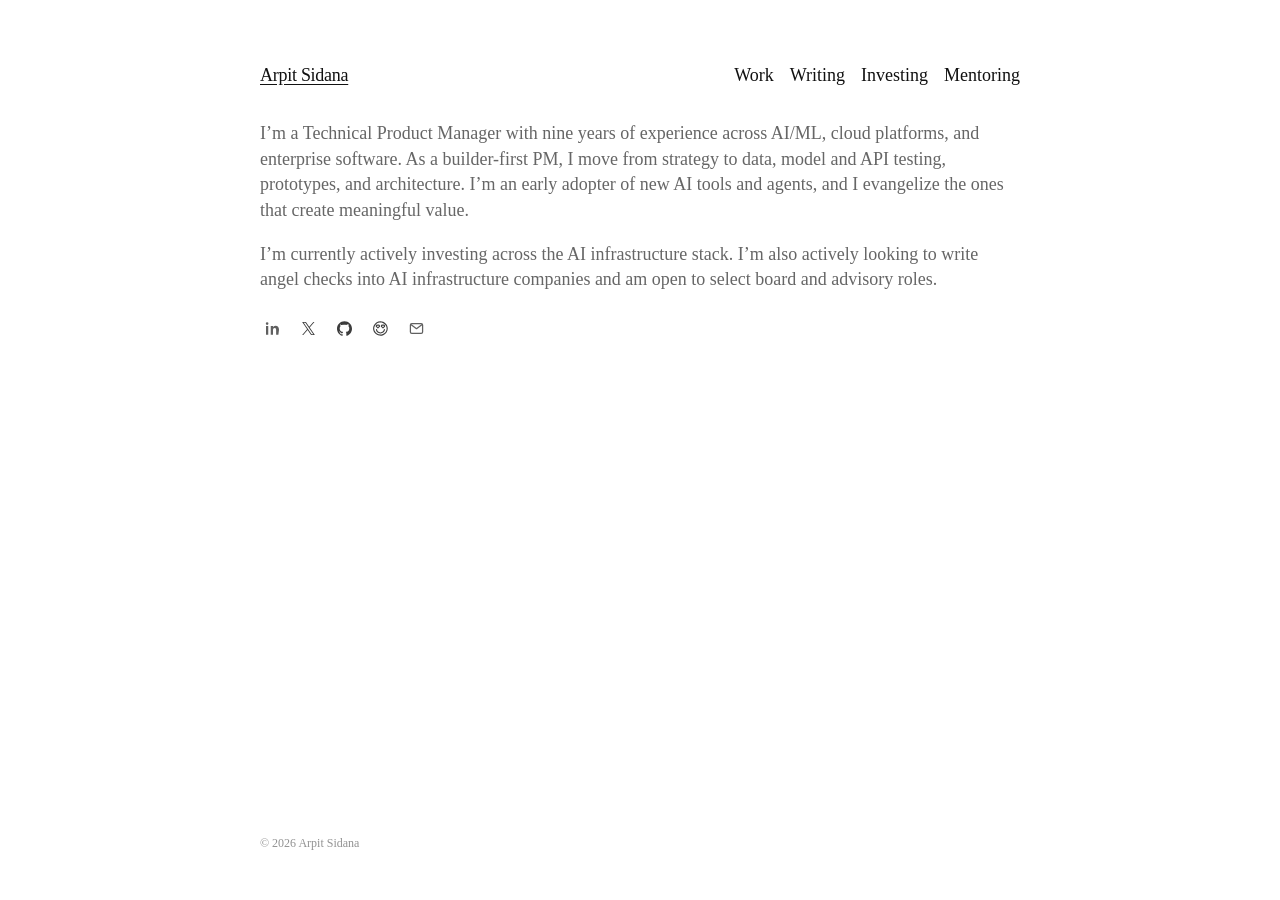
<file: index.html>
<!doctype html>
<html lang="en">
<head>
  <meta charset="utf-8">
  <meta name="viewport" content="width=device-width, initial-scale=1">
  <meta name="description" content="Arpit Sidana — technical product manager, builder, and AI infrastructure investor.">
  <title>Arpit Sidana</title>
  <link rel="icon" href="favicon.ico" sizes="any">
  <link rel="icon" type="image/png" sizes="32x32" href="assets/icons/favicon-32.png">
  <link rel="icon" type="image/png" sizes="192x192" href="assets/icons/favicon-192.png">
  <link rel="apple-touch-icon" sizes="180x180" href="assets/icons/apple-touch-icon.png">
  <link rel="stylesheet" href="styles-5bd024ec148e.css">
  <script src="site-config.js" defer></script>
</head>
<body>
  <main class="site-shell home">
    <header class="site-header">
      <a class="site-brand is-active" href="index.html" aria-current="page">Arpit Sidana</a>
      <nav class="site-nav" aria-label="Website sections">
        <a href="work.html">Work</a>
        <a href="writes.html">Writing</a>
        <a href="investing.html">Investing</a>
        <a href="mentoring.html">Mentoring</a>
        <a data-feature="bookshelf" hidden href="reads.html">Bookshelf</a>
      </nav>
    </header>
    <section class="home-intro" aria-label="About Arpit Sidana">
      <div class="bio">
        <!-- resume:bio:start -->
        <p>I’m a Technical Product Manager with nine years of experience across AI/ML, cloud platforms, and enterprise software. As a builder-first PM, I move from strategy to data, model and API testing, prototypes, and architecture. I’m an early adopter of new AI tools and agents, and I evangelize the ones that create meaningful value.</p>
        <!-- resume:bio:end -->
        <p>I’m currently actively investing across the AI infrastructure stack. I’m also actively looking to write angel checks into AI infrastructure companies and am open to select board and advisory roles.</p>
        <div class="home-social-links" id="social-links" aria-label="Contact and social profiles">
          <a class="social-icon-link" href="https://www.linkedin.com/in/arpitsidana/" target="_blank" rel="me noopener noreferrer" aria-label="LinkedIn" title="LinkedIn"><img src="assets/icons/social/linkedin.svg" alt=""></a>
          <a class="social-icon-link" href="https://twitter.com/arpit_sidana" target="_blank" rel="me noopener noreferrer" aria-label="X" title="X"><img src="assets/icons/social/x.svg" alt=""></a>
          <a class="social-icon-link" href="https://github.com/arpit-sidana" target="_blank" rel="me noopener noreferrer" aria-label="GitHub" title="GitHub"><img src="assets/icons/social/github.svg" alt=""></a>
          <a class="social-icon-link" href="https://adplist.org/mentors/arpit-sidana?session=product-resume-and-portfolio-review-ced8-mvbpcx5g" target="_blank" rel="me noopener noreferrer" aria-label="ADPList mentoring" title="ADPList mentoring"><img src="assets/icons/social/adplist.svg" alt=""></a>
          <a class="social-icon-link" href="mailto:arpit.sidana1994@gmail.com" aria-label="Email Arpit Sidana" title="Email"><img src="assets/icons/social/email.svg" alt=""></a>
          <a class="social-icon-link" data-feature="substack" hidden href="https://substack.com/@arpitsidana" target="_blank" rel="me noopener noreferrer" aria-label="Substack" title="Substack"><img src="assets/icons/social/substack.svg" alt=""></a>
        </div>
      </div>
    </section>
    <footer class="site-credit">
      <span>© 2026 Arpit Sidana</span>
    </footer>
  </main>
</body>
</html>
</file>
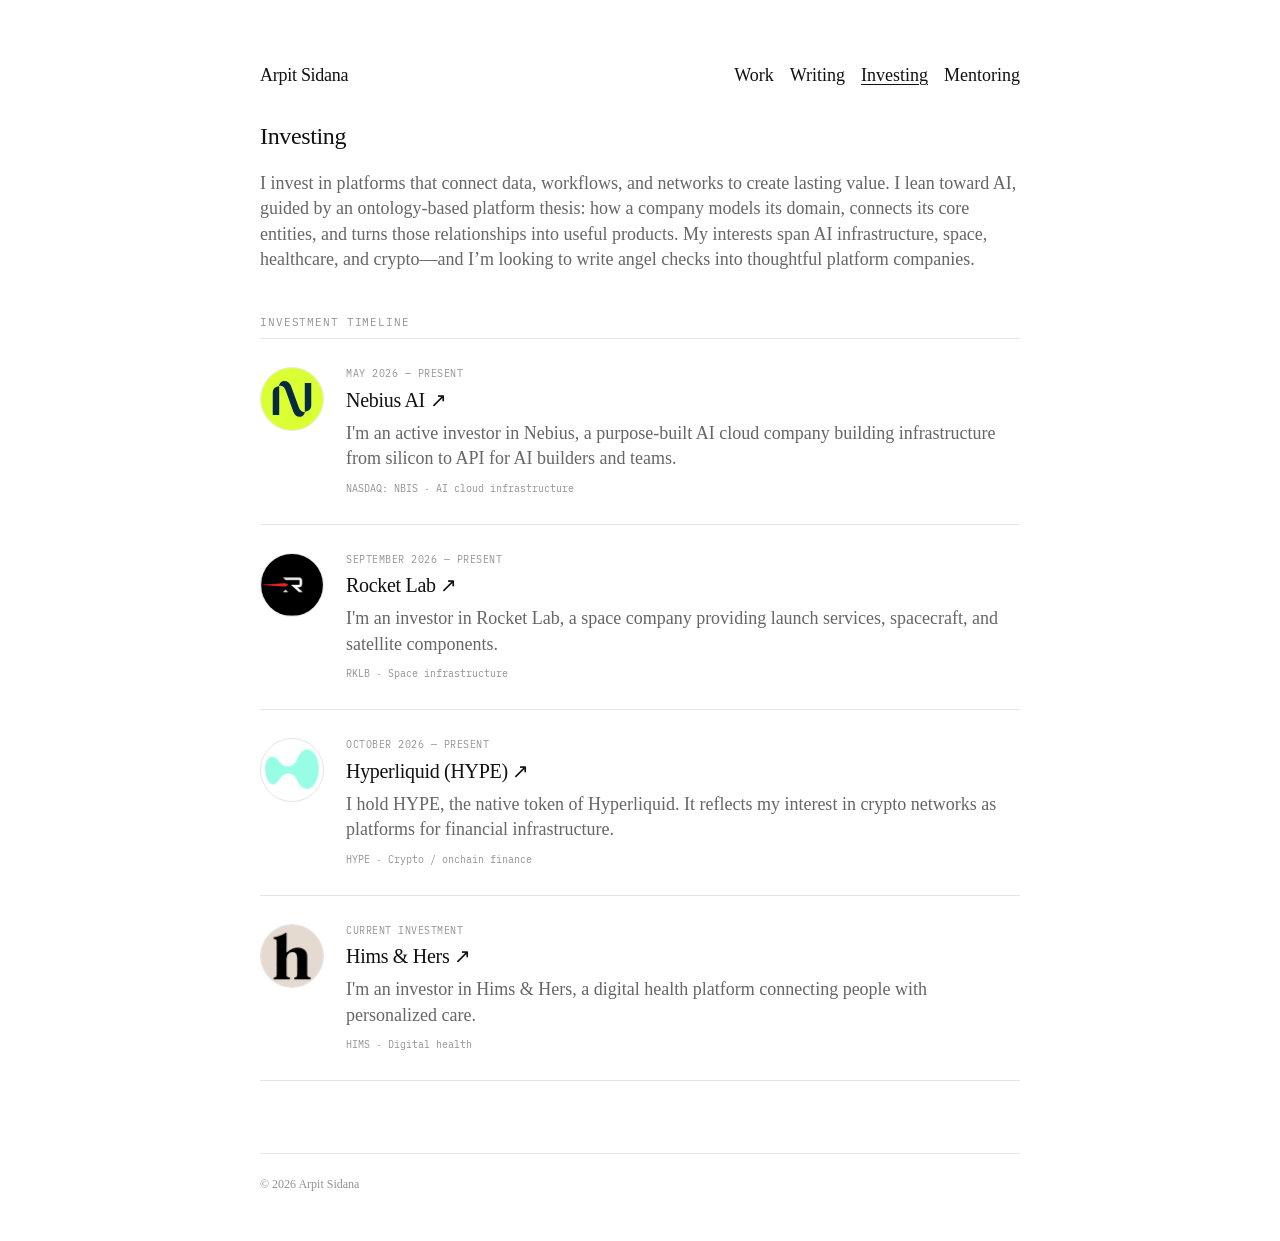
<file: investing.html>
<!doctype html>
<html lang="en">
<head>
  <meta charset="utf-8">
  <meta name="viewport" content="width=device-width, initial-scale=1">
  <meta name="description" content="Arpit Sidana's investments across AI, technology platforms, and crypto.">
  <title>Investing — Arpit Sidana</title>
  <link rel="icon" href="favicon.ico" sizes="any">
  <link rel="icon" type="image/png" sizes="32x32" href="assets/icons/favicon-32.png">
  <link rel="icon" type="image/png" sizes="192x192" href="assets/icons/favicon-192.png">
  <link rel="apple-touch-icon" sizes="180x180" href="assets/icons/apple-touch-icon.png">
  <link rel="stylesheet" href="styles-5bd024ec148e.css">
</head>
<body>
  <main class="site-shell investing-shell">
    <header class="site-header">
      <a class="site-brand" href="index.html">Arpit Sidana</a>
      <nav class="site-nav" aria-label="Website sections">
        <a href="work.html">Work</a>
        <a href="writes.html">Writing</a>
        <a class="is-active" href="investing.html" aria-current="page">Investing</a>
        <a href="mentoring.html">Mentoring</a>
      </nav>
    </header>
    <h1>Investing</h1>
    <p class="investing-intro">I invest in platforms that connect data, workflows, and networks to create lasting value. I lean toward AI, guided by an ontology-based platform thesis: how a company models its domain, connects its core entities, and turns those relationships into useful products. My interests span AI infrastructure, space, healthcare, and crypto—and I’m looking to write angel checks into thoughtful platform companies.</p>

    <p class="eyebrow">investment timeline</p>
    <section class="investment-timeline" aria-label="Investment timeline">
      <article class="investment-card">
        <div class="investment-mark investment-mark--nebius"><img src="assets/images/investments/nebius.svg" alt="Nebius logo"></div>
        <div class="investment-copy">
          <div class="investment-meta"><time datetime="2026-05">May 2026 — present</time></div>
          <h2><a href="https://nebius.com/" target="_blank" rel="noopener noreferrer">Nebius AI ↗</a></h2>
          <p>I'm an active investor in Nebius, a purpose-built AI cloud company building infrastructure from silicon to API for AI builders and teams.</p>
          <p class="investment-founders">NASDAQ: NBIS · AI cloud infrastructure</p>
        </div>
      </article>

      <article class="investment-card">
        <div class="investment-mark investment-mark--brand"><img src="assets/images/investments/rocket-lab.png" alt="Rocket Lab logo" width="128" height="128"></div>
        <div class="investment-copy">
          <div class="investment-meta"><time datetime="2026-09">September 2026 — present</time></div>
          <h2><a href="https://rocketlabcorp.com/" target="_blank" rel="noopener noreferrer">Rocket Lab ↗</a></h2>
          <p>I'm an investor in Rocket Lab, a space company providing launch services, spacecraft, and satellite components.</p>
          <p class="investment-founders">RKLB · Space infrastructure</p>
        </div>
      </article>

      <article class="investment-card">
        <div class="investment-mark investment-mark--brand"><img src="assets/images/investments/hyperliquid.png" alt="Hyperliquid logo" width="128" height="128"></div>
        <div class="investment-copy">
          <div class="investment-meta"><time datetime="2026-10">October 2026 — present</time></div>
          <h2><a href="https://hyperfoundation.org/" target="_blank" rel="noopener noreferrer">Hyperliquid (HYPE) ↗</a></h2>
          <p>I hold HYPE, the native token of Hyperliquid. It reflects my interest in crypto networks as platforms for financial infrastructure.</p>
          <p class="investment-founders">HYPE · Crypto / onchain finance</p>
        </div>
      </article>

      <article class="investment-card">
        <div class="investment-mark investment-mark--brand"><img src="assets/images/investments/hims.png" alt="Hims &amp; Hers logo" width="128" height="128"></div>
        <div class="investment-copy">
          <div class="investment-meta">Current investment</div>
          <h2><a href="https://www.hims.com/about/" target="_blank" rel="noopener noreferrer">Hims &amp; Hers ↗</a></h2>
          <p>I'm an investor in Hims &amp; Hers, a digital health platform connecting people with personalized care.</p>
          <p class="investment-founders">HIMS · Digital health</p>
        </div>
      </article>
    </section>

    <footer class="site-credit site-credit--subpage">
      <span>© 2026 Arpit Sidana</span>
    </footer>
  </main>
</body>
</html>
</file>
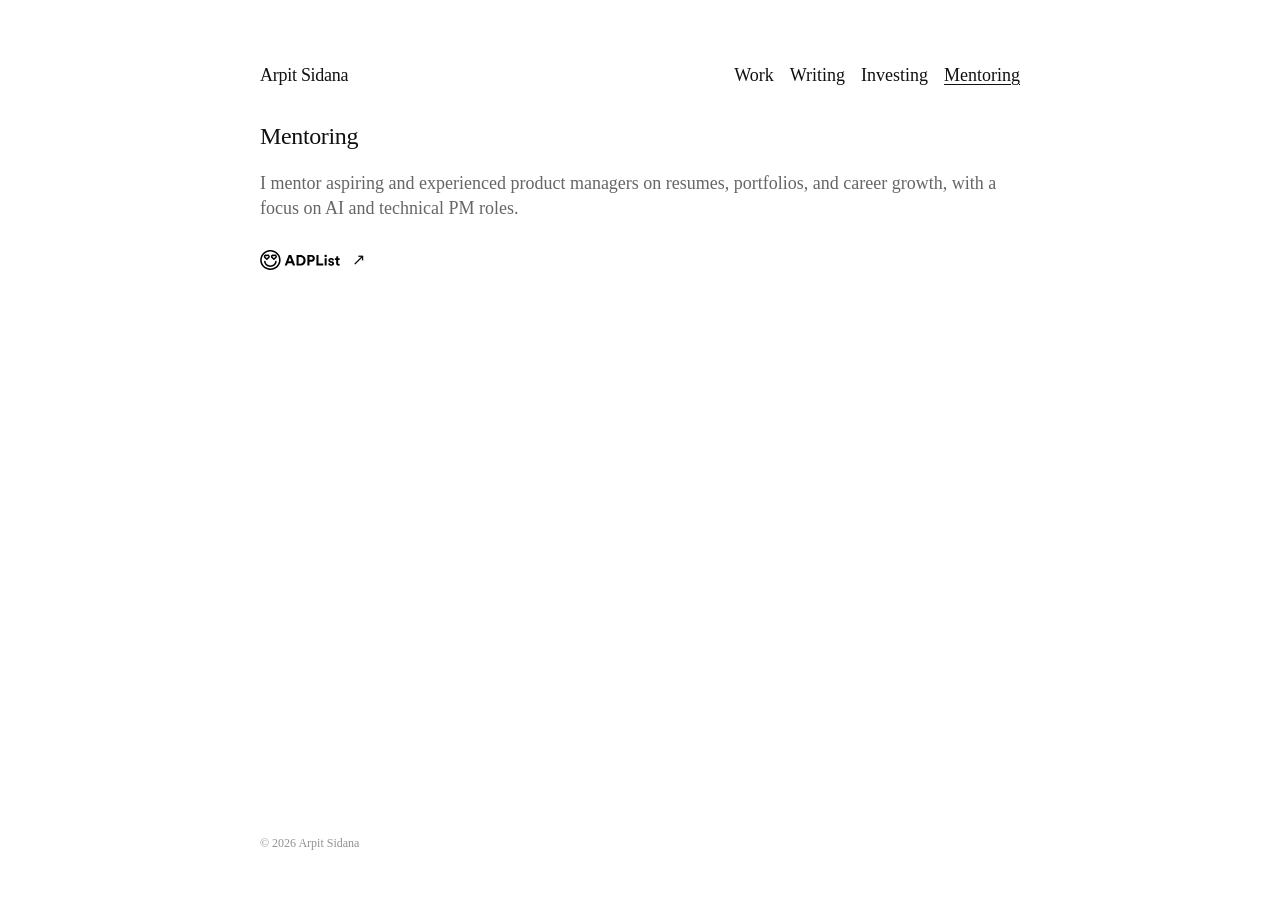
<file: mentoring.html>
<!doctype html>
<html lang="en">
<head>
  <meta charset="utf-8">
  <meta name="viewport" content="width=device-width, initial-scale=1">
  <meta name="description" content="Mentoring with Arpit Sidana for product management careers, especially AI and technical PM roles.">
  <title>Mentoring — Arpit Sidana</title>
  <link rel="icon" href="favicon.ico" sizes="any">
  <link rel="icon" type="image/png" sizes="32x32" href="assets/icons/favicon-32.png">
  <link rel="apple-touch-icon" sizes="180x180" href="assets/icons/apple-touch-icon.png">
  <link rel="stylesheet" href="styles-5bd024ec148e.css">
</head>
<body>
  <main class="site-shell home">
    <header class="site-header">
      <a class="site-brand" href="index.html">Arpit Sidana</a>
      <nav class="site-nav" aria-label="Website sections">
        <a href="work.html">Work</a>
        <a href="writes.html">Writing</a>
        <a href="investing.html">Investing</a>
        <a class="is-active" href="mentoring.html" aria-current="page">Mentoring</a>
      </nav>
    </header>
    <section class="mentoring-section" aria-labelledby="mentoring-heading">
      <h1 id="mentoring-heading">Mentoring</h1>
      <p>I mentor aspiring and experienced product managers on resumes, portfolios, and career growth, with a focus on AI and technical PM roles.</p>
      <a class="mentoring-link" href="https://adplist.org/mentors/arpit-sidana?session=product-resume-and-portfolio-review-ced8-mvbpcx5g" target="_blank" rel="noopener noreferrer" aria-label="Book a mentoring session with Arpit Sidana on ADPList">
        <img src="assets/icons/adplist-logo.svg" width="195" height="49" alt="ADPList">
        <span aria-hidden="true">↗</span>
      </a>
    </section>
    <footer class="site-credit">
      <span>© 2026 Arpit Sidana</span>
    </footer>
  </main>
</body>
</html>
</file>
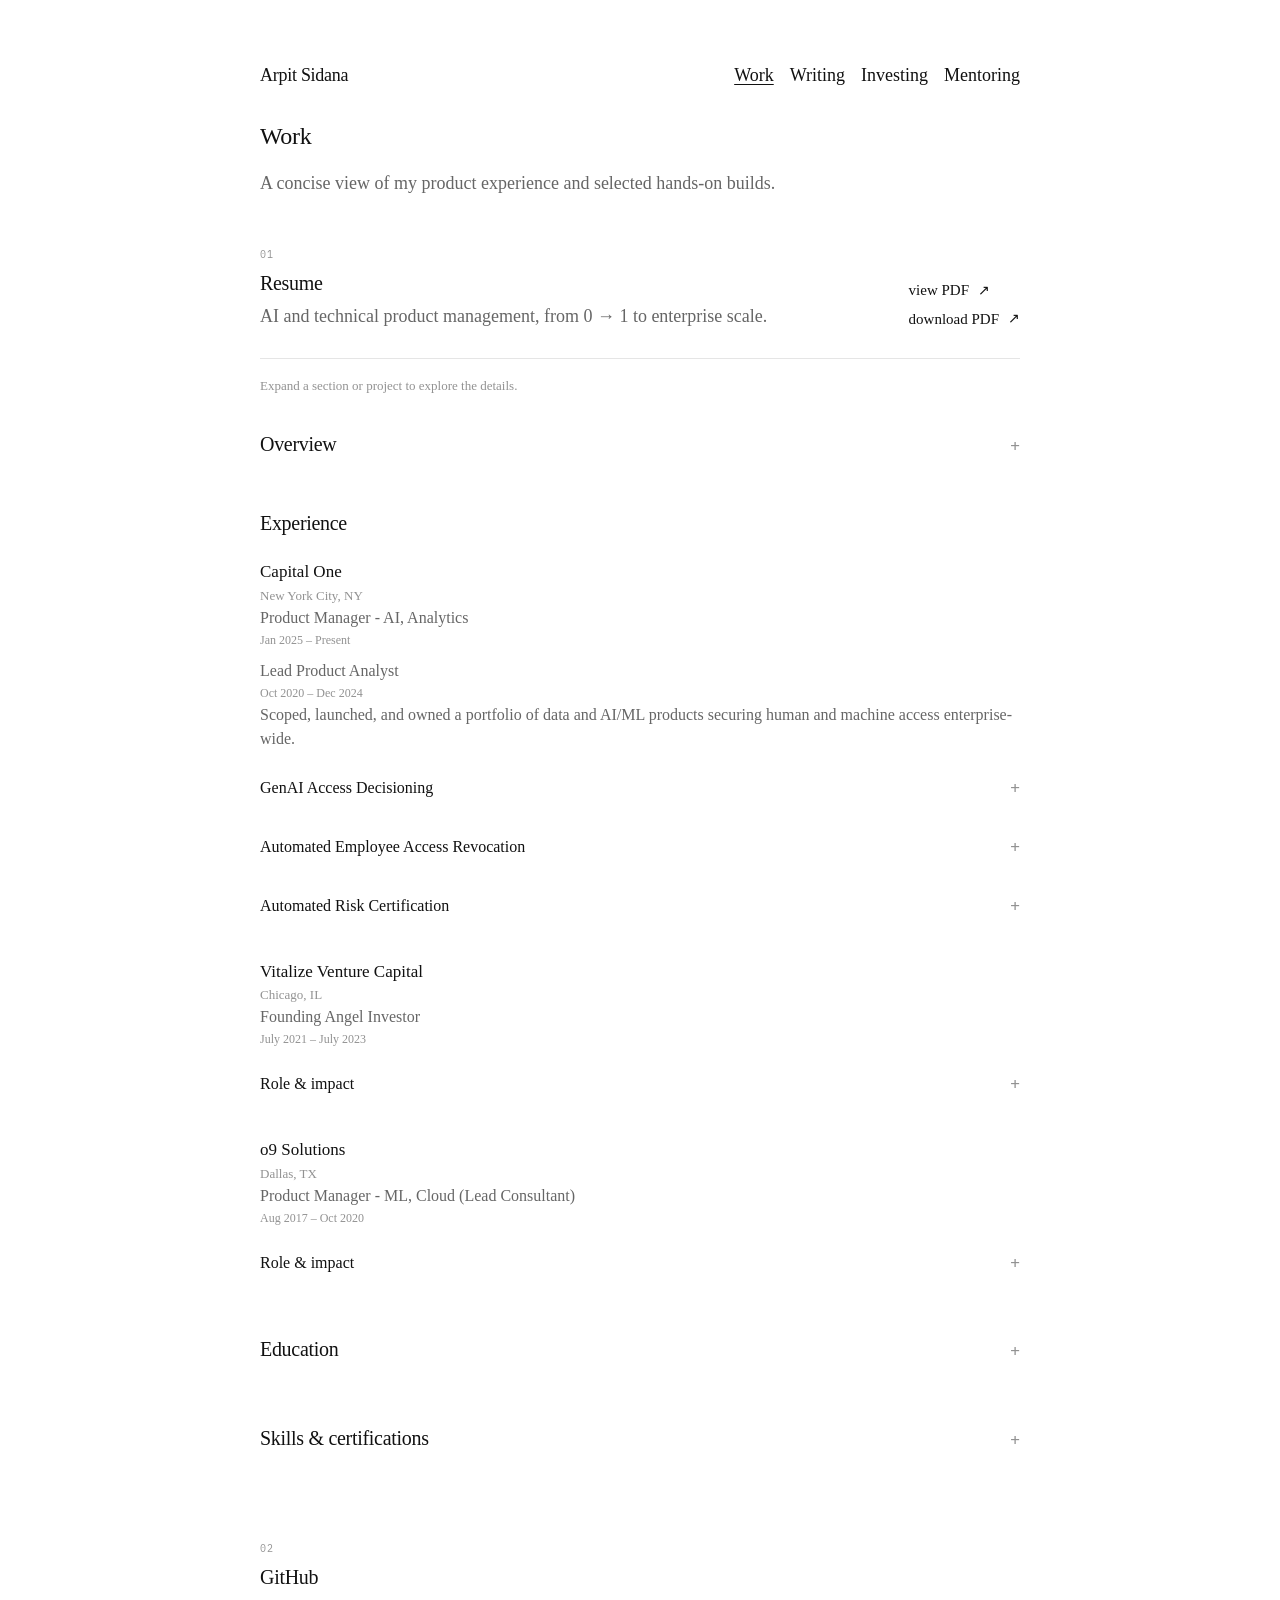
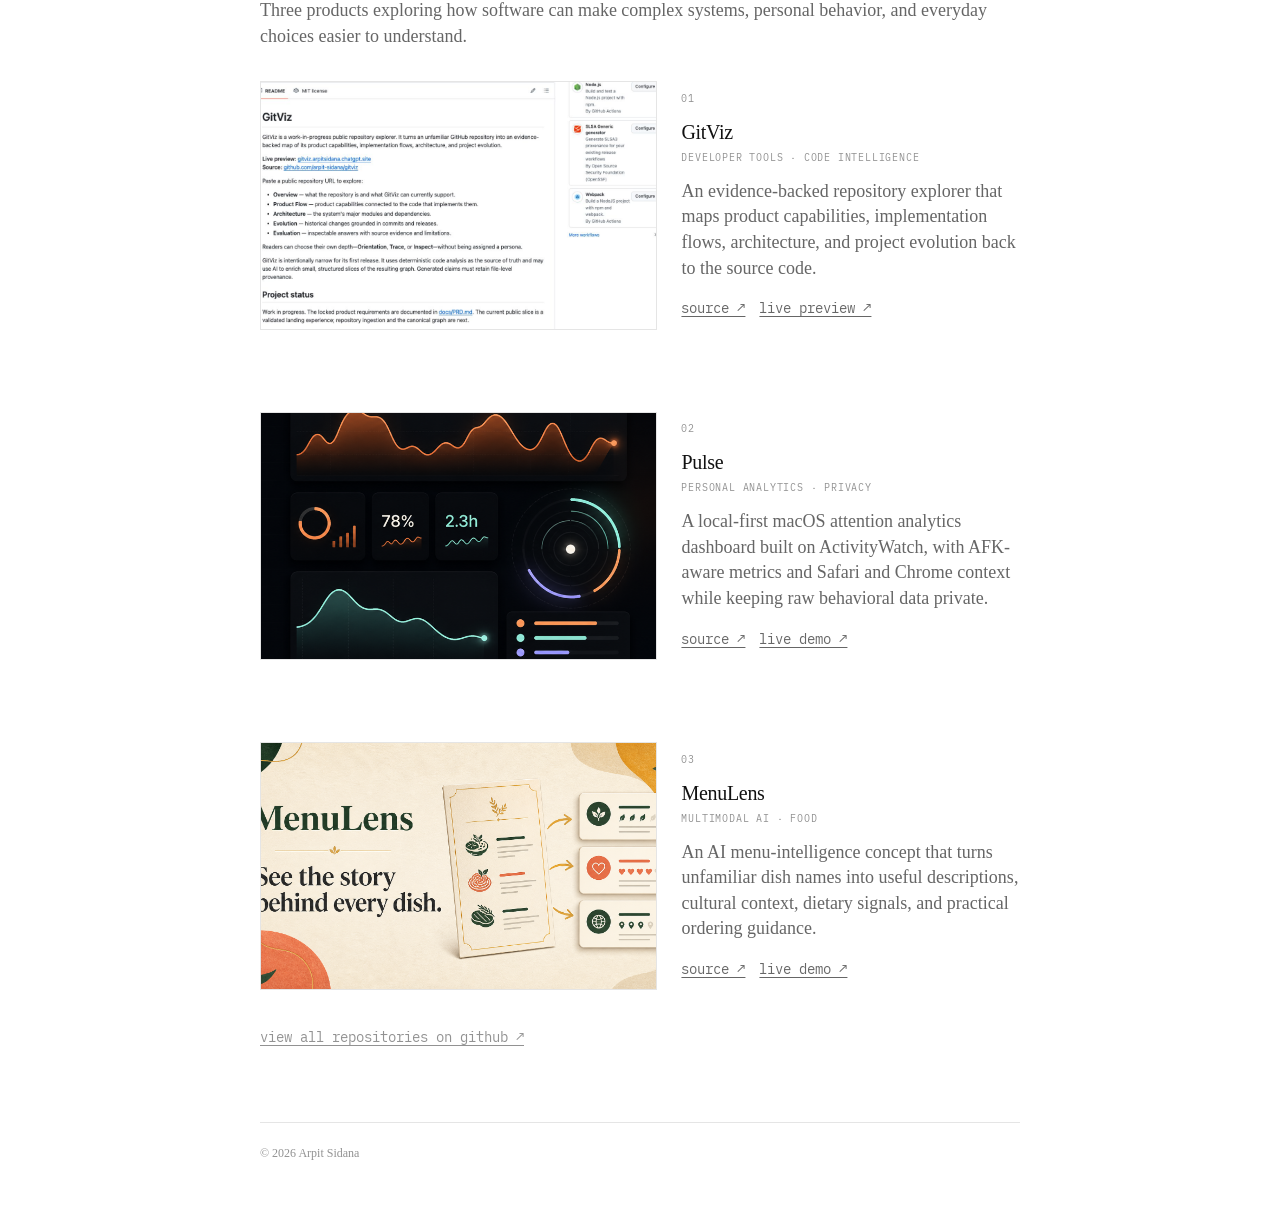
<file: projects.html>
<!doctype html>
<html lang="en">
<head>
  <meta charset="utf-8">
  <meta name="viewport" content="width=device-width, initial-scale=1">
  <meta http-equiv="refresh" content="0; url=work.html">
  <link rel="canonical" href="work.html">
  <title>Work — Arpit Sidana</title>
  <link rel="icon" href="favicon.ico" sizes="any">
  <link rel="icon" type="image/png" sizes="32x32" href="assets/icons/favicon-32.png">
  <link rel="apple-touch-icon" sizes="180x180" href="assets/icons/apple-touch-icon.png">
</head>
<body>
  <p><a href="work.html">Projects have moved to Work.</a></p>
</body>
</html>
</file>
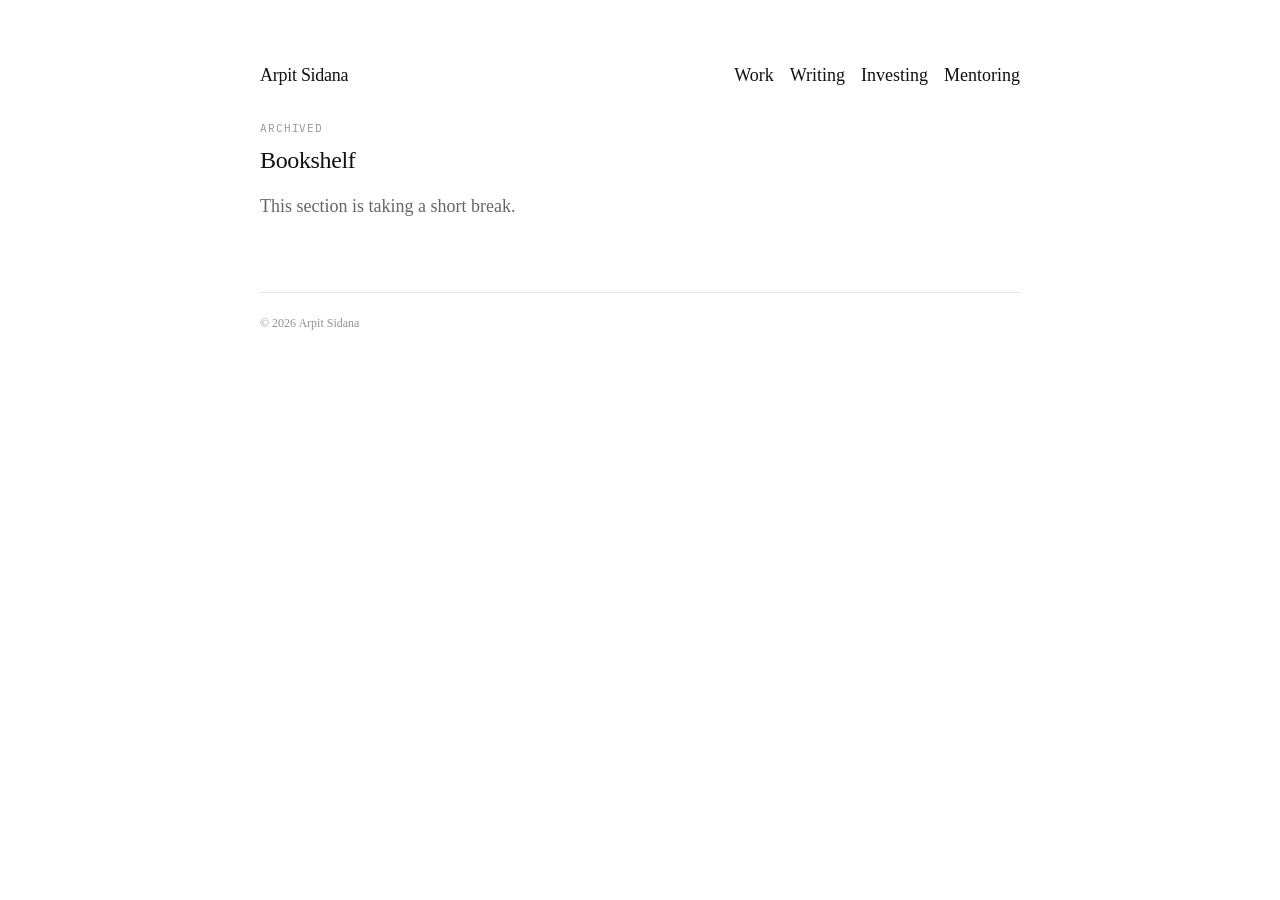
<file: reads.html>
<!doctype html>
<html lang="en">
<head>
  <meta charset="utf-8">
  <meta name="viewport" content="width=device-width, initial-scale=1">
  <meta name="description" content="Books Arpit Sidana has read and plans to read, organized by genre.">
  <meta name="robots" content="noindex, nofollow" data-feature-robots="bookshelf">
  <title>Bookshelf — Arpit Sidana</title>
  <link rel="icon" href="favicon.ico" sizes="any">
  <link rel="icon" type="image/png" sizes="32x32" href="assets/icons/favicon-32.png">
  <link rel="icon" type="image/png" sizes="192x192" href="assets/icons/favicon-192.png">
  <link rel="apple-touch-icon" sizes="180x180" href="assets/icons/apple-touch-icon.png">
  <link rel="stylesheet" href="styles-5bd024ec148e.css">
  <script src="site-config.js" defer></script>
</head>
<body>
  <main class="site-shell archived-shell" data-feature-disabled="bookshelf">
    <header class="site-header">
      <a class="site-brand" href="index.html">Arpit Sidana</a>
      <nav class="site-nav" aria-label="Website sections">
        <a href="work.html">Work</a>
        <a href="writes.html">Writing</a>
        <a href="investing.html">Investing</a>
        <a href="mentoring.html">Mentoring</a>
      </nav>
    </header>
    <p class="eyebrow">archived</p>
    <h1>Bookshelf</h1>
    <p class="bookshelf-intro">This section is taking a short break.</p>
    <footer class="site-credit site-credit--subpage">
      <span>© 2026 Arpit Sidana</span>
    </footer>
  </main>
  <main class="site-shell bookshelf-shell" data-feature="bookshelf" hidden>
    <header class="site-header">
      <a class="site-brand" href="index.html">Arpit Sidana</a>
      <nav class="site-nav" aria-label="Website sections">
        <a href="work.html">Work</a>
        <a href="writes.html">Writing</a>
        <a href="investing.html">Investing</a>
        <a href="mentoring.html">Mentoring</a>
        <a class="is-active" href="reads.html" aria-current="page">Bookshelf</a>
      </nav>
    </header>
    <p class="eyebrow">library</p>
    <h1>Bookshelf</h1>
    <p class="bookshelf-intro">Books that shaped how I think, plus the ones waiting on the shelf.</p>
    <div class="bookshelf-toolbar">
      <nav class="book-filters" id="book-filters" aria-label="Filter books by genre"></nav>
      <label class="book-search-wrap">
        <span class="sr-only">Search books</span>
        <input id="book-search" type="search" placeholder="search titles or authors" autocomplete="off">
      </label>
    </div>
    <p class="book-results" id="book-results" aria-live="polite"></p>
    <section class="bookshelf-grid" id="bookshelf-grid" aria-label="Books"></section>
    <p class="bookshelf-empty" id="bookshelf-empty" hidden>No books match that filter.</p>
    <footer class="site-credit site-credit--subpage">
      <span>© 2026 Arpit Sidana</span>
    </footer>
  </main>
  <script src="reads.js"></script>
</body>
</html>
</file>
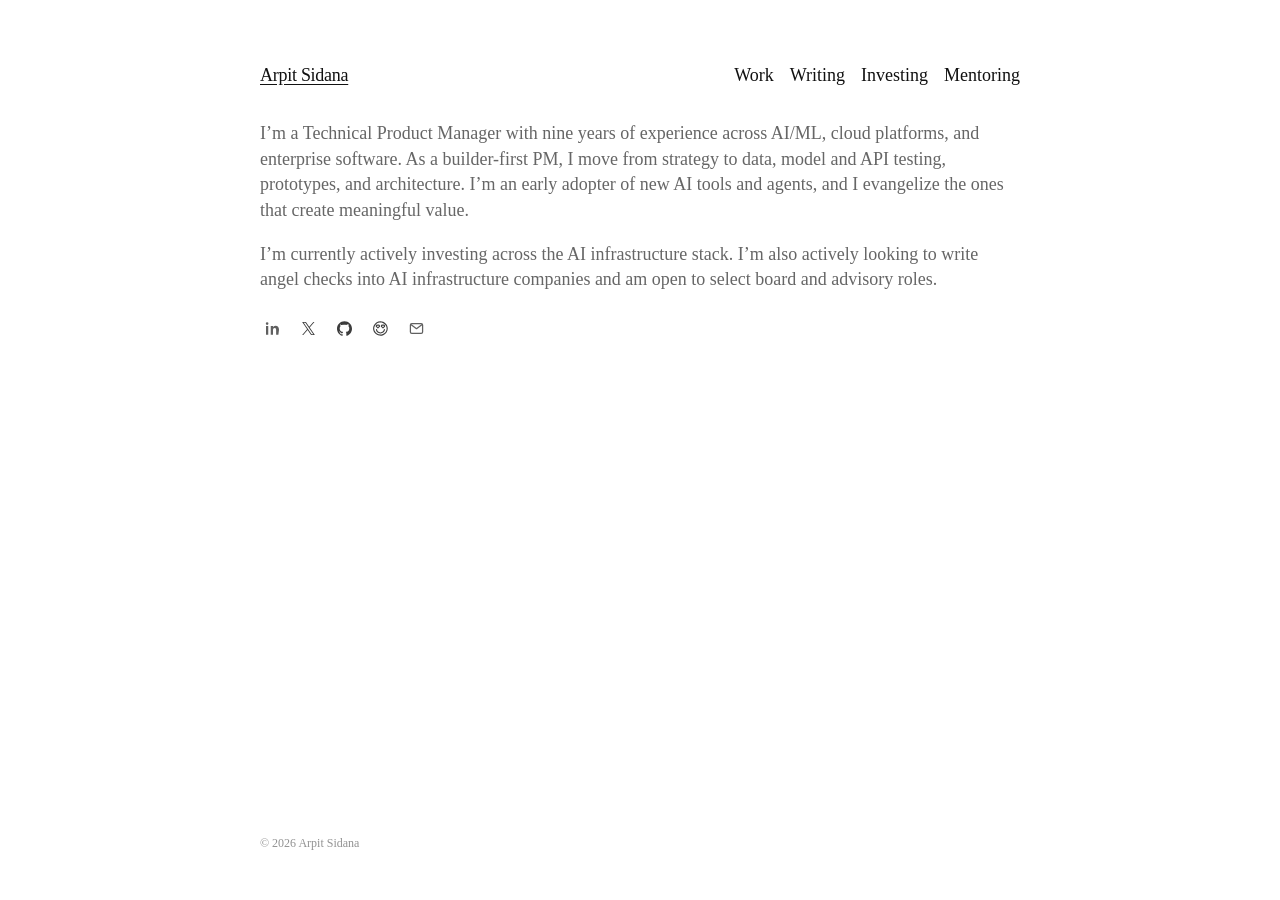
<file: social.html>
<!doctype html><html lang="en"><head><meta charset="utf-8"><meta name="viewport" content="width=device-width, initial-scale=1"><meta http-equiv="refresh" content="0; url=index.html#social-links"><link rel="canonical" href="index.html#social-links"><title>Arpit Sidana</title><link rel="icon" href="favicon.ico" sizes="any"><link rel="icon" type="image/png" sizes="32x32" href="assets/icons/favicon-32.png"><link rel="apple-touch-icon" sizes="180x180" href="assets/icons/apple-touch-icon.png"></head><body><p><a href="index.html#social-links">Social profiles have moved to the home page.</a></p></body></html>
</file>
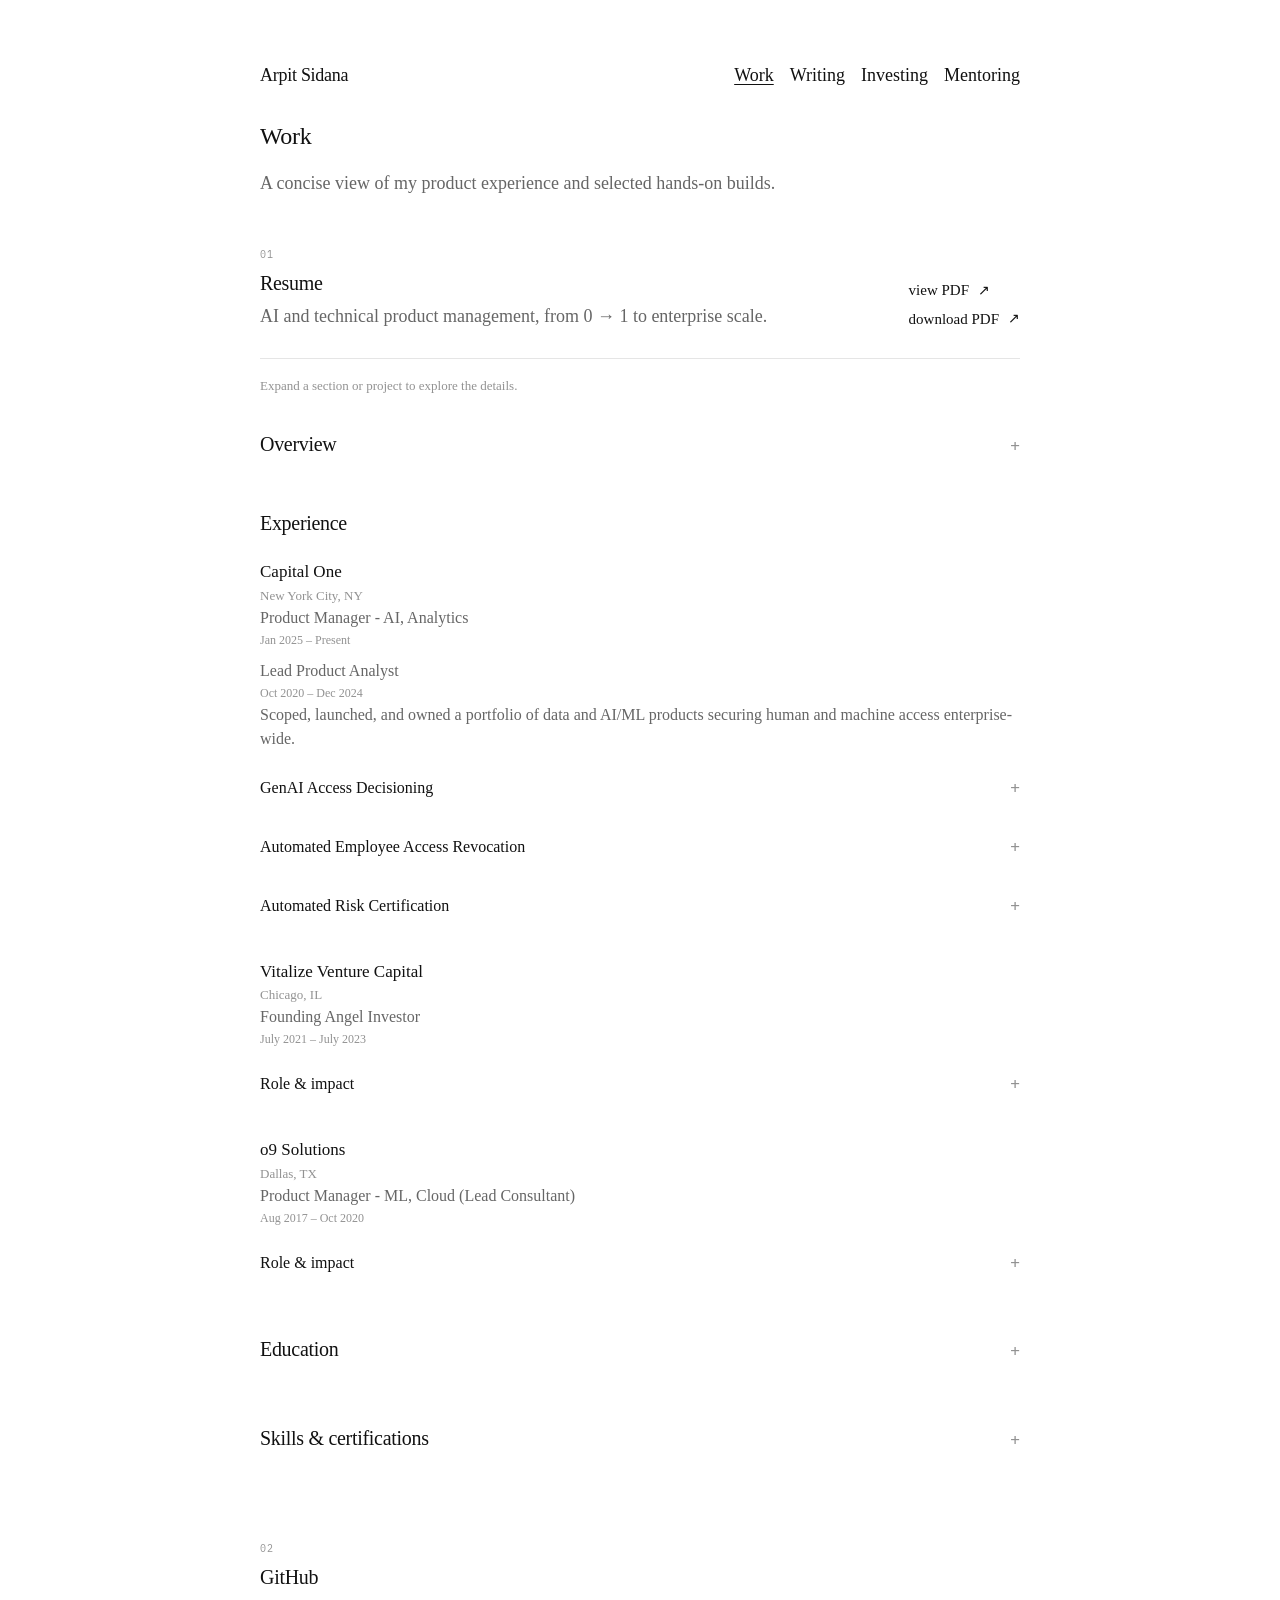
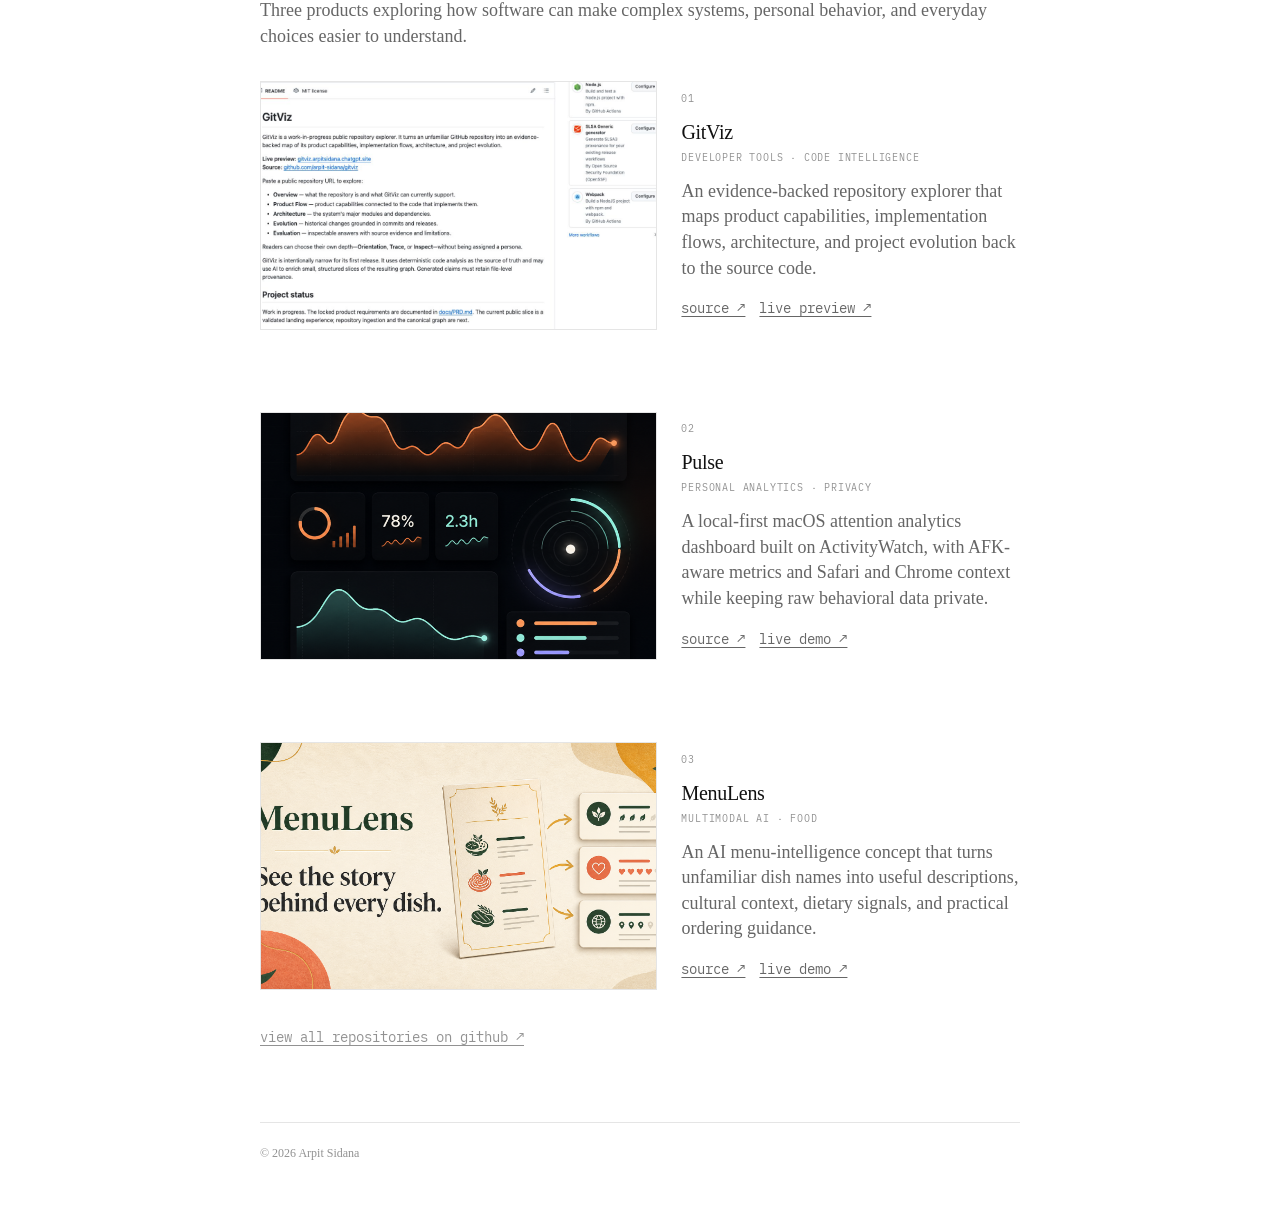
<file: work.html>
<!doctype html>
<html lang="en">
<head>
  <meta charset="utf-8">
  <meta name="viewport" content="width=device-width, initial-scale=1">
  <meta name="description" content="Arpit Sidana's resume and selected GitHub projects.">
  <title>Work — Arpit Sidana</title>
  <link rel="icon" href="favicon.ico" sizes="any">
  <link rel="icon" type="image/png" sizes="32x32" href="assets/icons/favicon-32.png">
  <link rel="icon" type="image/png" sizes="192x192" href="assets/icons/favicon-192.png">
  <link rel="apple-touch-icon" sizes="180x180" href="assets/icons/apple-touch-icon.png">
  <link rel="stylesheet" href="styles-5bd024ec148e.css">
</head>
<body>
  <main class="site-shell projects-shell work-shell">
    <header class="site-header">
      <a class="site-brand" href="index.html">Arpit Sidana</a>
      <nav class="site-nav" aria-label="Website sections">
        <a class="is-active" href="work.html" aria-current="page">Work</a>
        <a href="writes.html">Writing</a>
        <a href="investing.html">Investing</a>
        <a href="mentoring.html">Mentoring</a>
      </nav>
    </header>
    <h1>Work</h1>
    <p class="projects-intro">A concise view of my product experience and selected hands-on builds.</p>

    <section class="resume-section" aria-labelledby="resume-heading">
      <!-- resume:generated:start -->
      <div class="resume-overview">
      <div><p class="section-number">01</p><h2 id="resume-heading">Resume</h2>
      <p>AI and technical product management, from 0 → 1 to enterprise scale.</p></div>
      <div class="resume-actions">
      <a href="assets/documents/arpit-sidana-resume.pdf?v=20261018" target="_blank" rel="noopener">view PDF</a>
      <a href="assets/documents/arpit-sidana-resume.pdf?v=20261018" download="Arpit-Sidana-Resume.pdf">download PDF</a></div></div>
      <div class="resume-reader">
      <p class="resume-hint">Expand a section or project to explore the details.</p>
      <div class="resume-content">
      <details id="resume-summary" class="resume-chapter resume-disclosure">
      <summary><h3>Overview</h3></summary>
      <p>AI Product Manager with 9 years leading AI/ML, data, and cloud products from 0 → 1 through enterprise scale across F100 and a B2B SaaS startup. Most recently led LLM-powered automated access provisioning for 82K users, automating 64% of all enterprise requests with 97%+ precision. Previously delivered $8M/year in OpEx savings and reduced access-risk exposure by 94% across 5.7M+ cloud resources. Builder-first and hands-on with LLMs, CLI, AI agents, and GenAI prototyping. Experienced across product discovery, roadmap, model evaluation, risk-tiered rollout, adoption, and monitoring.</p></details>
      <section id="resume-experience" class="resume-chapter" aria-labelledby="resume-experience-heading">
      <h3 id="resume-experience-heading">Experience</h3>
      <article class="resume-job"><h4>Capital One</h4>
      <p class="resume-location">New York City, NY</p>
      <div class="resume-role"><p>Product Manager - AI, Analytics</p><p class="resume-date">Jan 2025 – Present</p></div>
      <div class="resume-role"><p>Lead Product Analyst</p><p class="resume-date">Oct 2020 – Dec 2024</p></div>
      <p class="resume-job-intro">Scoped, launched, and owned a portfolio of data and AI/ML products securing human and machine access enterprise-wide.</p>
      <details class="resume-disclosure"><summary>GenAI Access Decisioning</summary>
      <ul><li>Led product roadmap, evals, and risk-tiered launch for LLM access decisioning, scaled to all 82K enterprise users</li><li>Defined UI/UX and grew adoption leveraging 3 LLM (Gemma 4) models, combining identity, request, and context datasets</li><li>Established launch guardrails and model acceptance criteria with Model Risk Office, evals across precision, latency, consistency, and PII; operationalized golden datasets, LLM-as-judge evaluation, red-team testing, and production monitoring</li><li>Automated 64% manual access requests at 97%+ approval/rejection precision; reduced cycle time by 53%</li></ul>
      </details>
      <details class="resume-disclosure"><summary>Automated Employee Access Revocation</summary>
      <ul><li>Owned product strategy and roadmap for employee-access revocation, and improved certifications with automated controls</li><li>Scaled enterprise-wide adoption through executive alignment and company-wide forums, removed 364K+ unused human accesses via a “Last Login” data product, reduced risk-exposure window by 40%, and saved $8M/year in OpEx</li></ul>
      </details>
      <details class="resume-disclosure"><summary>Automated Risk Certification</summary>
      <ul><li>Product lead for continuous S3 risk certification product, scaling roadmap, API and UX requirements, and phased rollout across 5.7M cloud resources; reduced the risk-exposure window by 94%, and improved risk remediation by 37%</li><li>Drove enterprise-wide adoption through self-service dashboards, office hours, and guided onboarding for customer support</li></ul>
      </details>
      </article>
      <article class="resume-job"><h4>Vitalize Venture Capital</h4>
      <p class="resume-location">Chicago, IL</p>
      <div class="resume-role"><p>Founding Angel Investor</p><p class="resume-date">July 2021 – July 2023</p></div>
      <details class="resume-disclosure"><summary>Role &amp; impact<span class="sr-only"> at Vitalize Venture Capital</span></summary>
      <ul><li>Founding member and investor; advised early-stage startups on product roadmap, UX validation, and go-to-market strategy</li></ul>
      </details>
      </article>
      <article class="resume-job"><h4>o9 Solutions</h4>
      <p class="resume-location">Dallas, TX</p>
      <div class="resume-role"><p>Product Manager - ML, Cloud (Lead Consultant)</p><p class="resume-date">Aug 2017 – Oct 2020</p></div>
      <details class="resume-disclosure"><summary>Role &amp; impact<span class="sr-only"> at o9 Solutions</span></summary>
      <ul><li>Owned the roadmap and enterprise delivery for AI-powered demand and supply planning platform for a robotics manufacturer, collaborated with pre-sales to scale configurable planning workflows to 300K monthly active users</li><li>Built company practice for demand forecasting product offering. Also built and implemented evaluation criteria across time-series models (ARIMA, XGBoost), reducing MAPE by 10%, and driving $5M in incremental revenue</li><li>Scoped and built reusable workflows and reference models for B2B SaaS platform with sales and engineering teams, reducing inventory costs by $15M/year, improving planning efficiency by 93%, and accelerating RFPs and enterprise deployments</li></ul>
      </details>
      </article>
      </section>
      <details id="resume-education" class="resume-chapter resume-disclosure">
      <summary><h3>Education</h3></summary>
      <div class="resume-degree"><h4>Master of Science in Business Analytics</h4><p>UNIVERSITY OF MINNESOTA, Carlson School of Management, Minneapolis, MN</p><p class="resume-date">May 2017</p></div>
      <div class="resume-degree"><h4>Bachelor of Technology, Engineering</h4><p>VIT UNIVERSITY, Vellore, India</p><p class="resume-date">May 2016</p></div>
      </details>
      <details id="resume-skills" class="resume-chapter resume-disclosure">
      <summary><h3>Skills &amp; certifications</h3></summary>
      <div class="resume-skill"><h4>AI Product &amp; Evaluation</h4><p>LLM product strategy, RAG, MCP, AI agents, real-time inference, model evaluation, LLM-as-judge, golden datasets, human-in-the-loop decisioning, AI guardrails, red teaming, safety, trust, alignment</p></div>
      <div class="resume-skill"><h4>Product, Engineering &amp; UX</h4><p>Product discovery, PRDs, roadmaps, stakeholder management, executive presentations, GTM, Jira, Confluence, user research, interviews, usability testing, surveys, UX design, GitHub</p></div>
      <div class="resume-skill"><h4>Data Analytics</h4><p>AWS, APIs, SQL, Python, Snowflake, Databricks, data pipelines, observability, Splunk, QuickSight</p></div>
      <div class="resume-skill"><h4>Certifications</h4><p>AWS Certified Solutions Architect – Associate; Product Management, Capital One</p></div>
      </details></div></div>
      <!-- resume:generated:end -->
    </section>

    <section class="github-section" aria-labelledby="github-heading">
      <p class="section-number">02</p>
      <h2 id="github-heading">GitHub</h2>
      <p class="github-intro">Three products exploring how software can make complex systems, personal behavior, and everyday choices easier to understand.</p>

      <div class="project-list" aria-label="Featured GitHub projects">
      <article class="project-entry">
        <a class="project-media" href="https://github.com/arpit-sidana/gitviz" target="_blank" rel="noopener noreferrer" aria-label="View GitViz on GitHub">
          <img src="assets/images/projects/gitviz.jpg" alt="GitViz repository explorer project overview on GitHub">
        </a>
        <div class="project-copy">
          <p class="project-number">01</p>
          <h2>GitViz</h2>
          <p class="project-kicker">developer tools · code intelligence</p>
          <p class="project-description">An evidence-backed repository explorer that maps product capabilities, implementation flows, architecture, and project evolution back to the source code.</p>
          <div class="project-links">
            <a href="https://github.com/arpit-sidana/gitviz" target="_blank" rel="noopener noreferrer">source ↗</a>
            <a href="https://gitviz.arpitsidana.chatgpt.site" target="_blank" rel="noopener noreferrer">live preview ↗</a>
          </div>
        </div>
      </article>

      <article class="project-entry">
        <a class="project-media project-media--pulse" href="https://github.com/arpit-sidana/pulse" target="_blank" rel="noopener noreferrer" aria-label="View Pulse on GitHub">
          <img src="assets/images/projects/pulse.png" alt="Pulse attention analytics dashboard visualization">
        </a>
        <div class="project-copy">
          <p class="project-number">02</p>
          <h2>Pulse</h2>
          <p class="project-kicker">personal analytics · privacy</p>
          <p class="project-description">A local-first macOS attention analytics dashboard built on ActivityWatch, with AFK-aware metrics and Safari and Chrome context while keeping raw behavioral data private.</p>
          <div class="project-links">
            <a href="https://github.com/arpit-sidana/pulse" target="_blank" rel="noopener noreferrer">source ↗</a>
            <a href="https://pulse-demo.arpitsidana.chatgpt.site" target="_blank" rel="noopener noreferrer">live demo ↗</a>
          </div>
        </div>
      </article>

      <article class="project-entry">
        <a class="project-media" href="https://github.com/arpit-sidana/menulens" target="_blank" rel="noopener noreferrer" aria-label="View MenuLens on GitHub">
          <img src="assets/images/projects/menulens.png" alt="MenuLens menu intelligence project artwork">
        </a>
        <div class="project-copy">
          <p class="project-number">03</p>
          <h2>MenuLens</h2>
          <p class="project-kicker">multimodal AI · food</p>
          <p class="project-description">An AI menu-intelligence concept that turns unfamiliar dish names into useful descriptions, cultural context, dietary signals, and practical ordering guidance.</p>
          <div class="project-links">
            <a href="https://github.com/arpit-sidana/menulens" target="_blank" rel="noopener noreferrer">source ↗</a>
            <a href="https://menulens-arpit.arpitsidana.chatgpt.site" target="_blank" rel="noopener noreferrer">live demo ↗</a>
          </div>
        </div>
      </article>
      </div>

      <a class="github-profile-link" href="https://github.com/arpit-sidana" target="_blank" rel="noopener noreferrer">view all repositories on github ↗</a>
    </section>

    <footer class="site-credit site-credit--subpage">
      <span>© 2026 Arpit Sidana</span>
    </footer>
  </main>
</body>
</html>
</file>
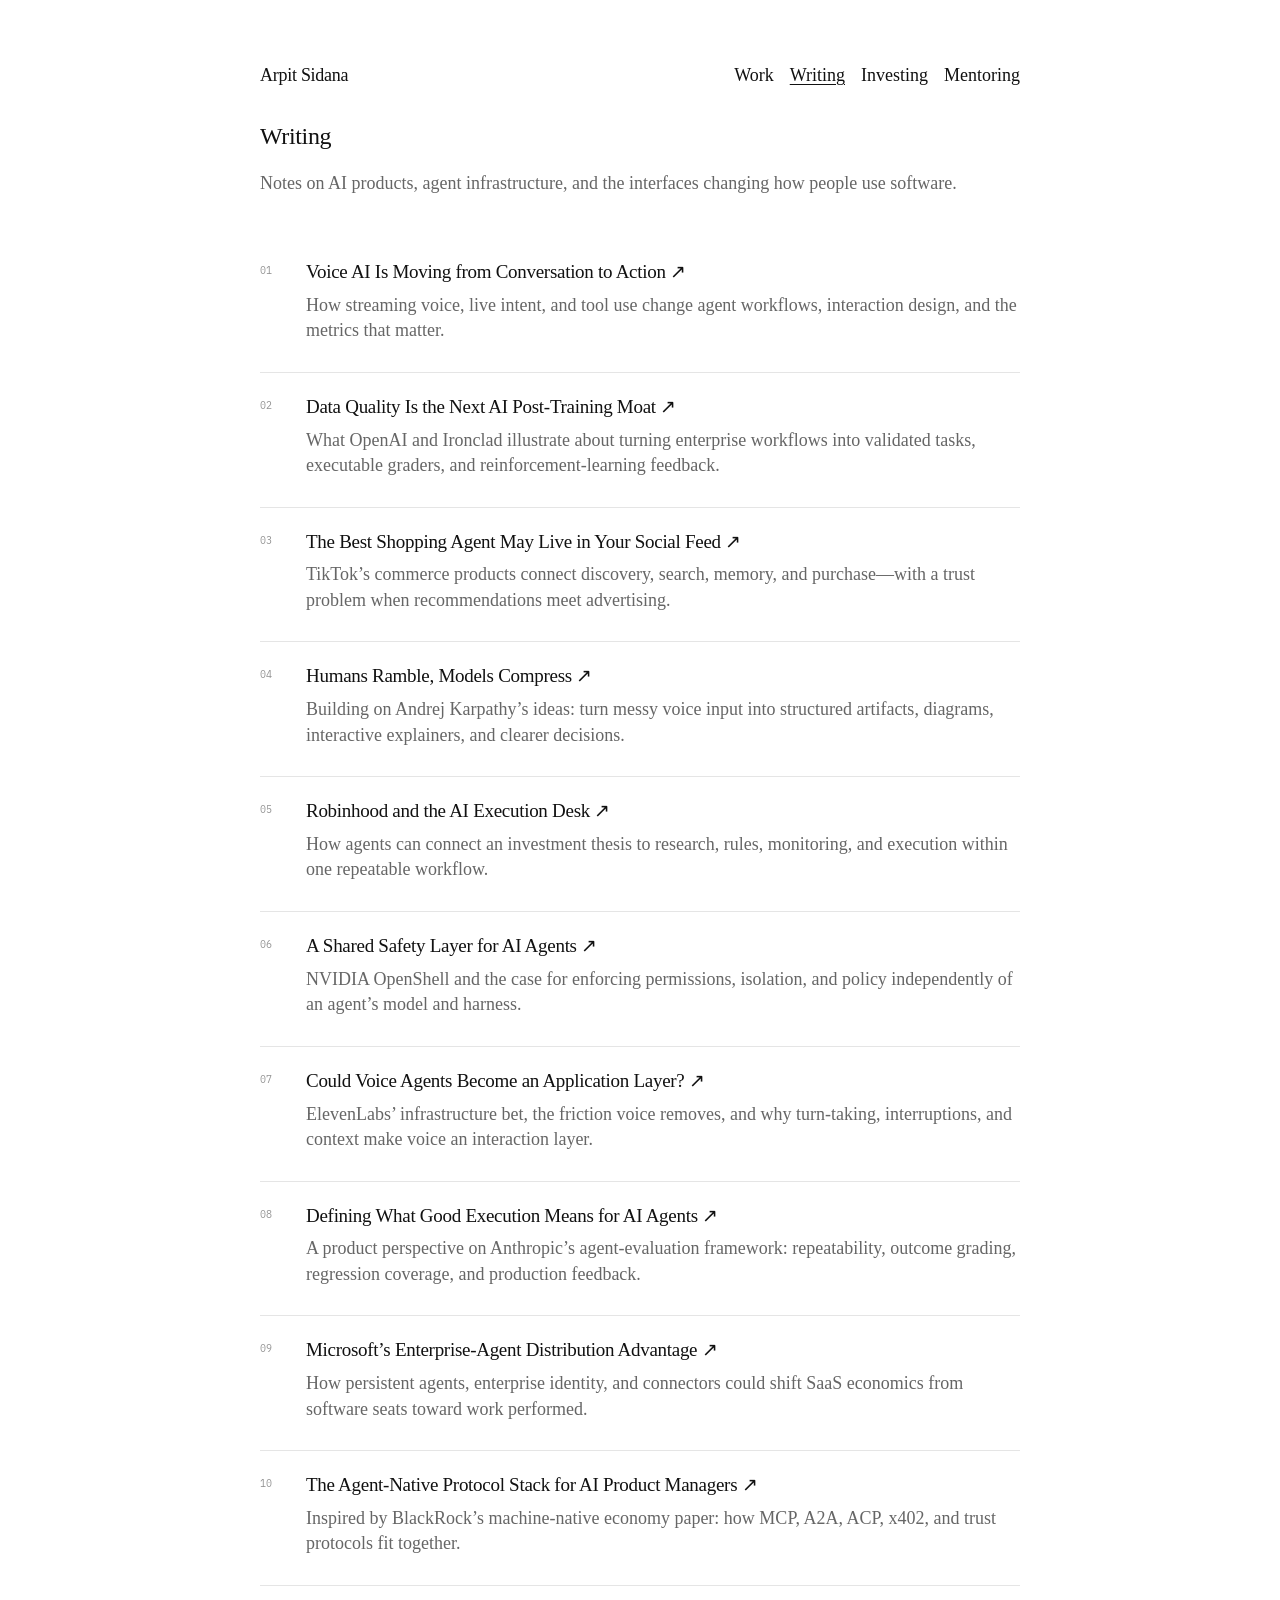
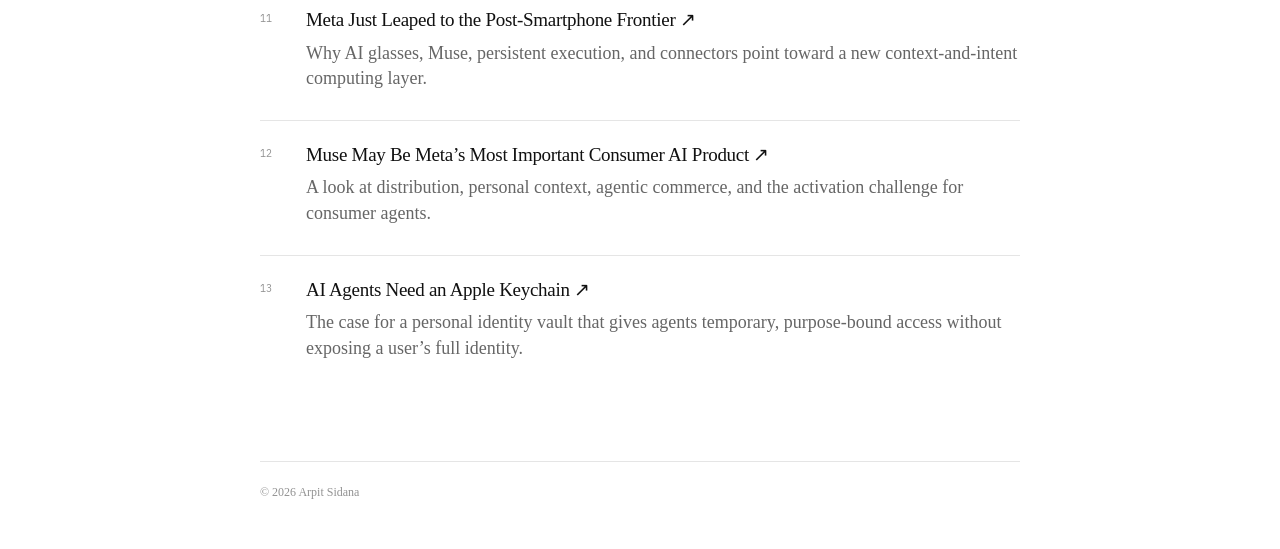
<file: writes.html>
<!doctype html>
<html lang="en">
<head>
  <meta charset="utf-8">
  <meta name="viewport" content="width=device-width, initial-scale=1">
  <meta name="description" content="Writing by Arpit Sidana on AI products, voice agents, evaluation, commerce, and infrastructure.">
  <title>Writing — Arpit Sidana</title>
  <link rel="icon" href="favicon.ico" sizes="any">
  <link rel="icon" type="image/png" sizes="32x32" href="assets/icons/favicon-32.png">
  <link rel="icon" type="image/png" sizes="192x192" href="assets/icons/favicon-192.png">
  <link rel="apple-touch-icon" sizes="180x180" href="assets/icons/apple-touch-icon.png">
  <link rel="stylesheet" href="styles-5bd024ec148e.css">
</head>
<body>
  <main class="site-shell writing-shell">
    <header class="site-header">
      <a class="site-brand" href="index.html">Arpit Sidana</a>
      <nav class="site-nav" aria-label="Website sections">
        <a href="work.html">Work</a>
        <a class="is-active" href="writes.html" aria-current="page">Writing</a>
        <a href="investing.html">Investing</a>
        <a href="mentoring.html">Mentoring</a>
      </nav>
    </header>
    <h1>Writing</h1>
    <p class="writing-intro">Notes on AI products, agent infrastructure, and the interfaces changing how people use software.</p>

    <section class="writing-list" aria-label="Selected writing">
      <article class="writing-entry">
        <p class="writing-number">01</p>
        <h2><a href="https://www.linkedin.com/feed/update/urn:li:activity:7517736995918618624/" target="_blank" rel="noopener noreferrer">Voice AI Is Moving from Conversation to <span class="linked-ending">Action ↗</span></a></h2>
        <p>How streaming voice, live intent, and tool use change agent workflows, interaction design, and the metrics that matter.</p>
      </article>
      <article class="writing-entry">
        <p class="writing-number">02</p>
        <h2><a href="https://www.linkedin.com/feed/update/urn:li:activity:7515548230730924032/" target="_blank" rel="noopener noreferrer">Data Quality Is the Next AI <span class="linked-ending">Post-Training Moat ↗</span></a></h2>
        <p>What OpenAI and Ironclad illustrate about turning enterprise workflows into validated tasks, executable graders, and reinforcement-learning feedback.</p>
      </article>
      <article class="writing-entry">
        <p class="writing-number">03</p>
        <h2><a href="https://www.linkedin.com/feed/update/urn:li:activity:7513034259448791041/" target="_blank" rel="noopener noreferrer">The Best Shopping Agent May Live in Your <span class="linked-ending">Social Feed ↗</span></a></h2>
        <p>TikTok’s commerce products connect discovery, search, memory, and purchase—with a trust problem when recommendations meet advertising.</p>
      </article>
      <article class="writing-entry">
        <p class="writing-number">04</p>
        <h2><a href="https://www.linkedin.com/feed/update/urn:li:activity:7512261227553779712/" target="_blank" rel="noopener noreferrer">Humans Ramble, <span class="linked-ending">Models Compress ↗</span></a></h2>
        <p>Building on Andrej Karpathy’s ideas: turn messy voice input into structured artifacts, diagrams, interactive explainers, and clearer decisions.</p>
      </article>
      <article class="writing-entry">
        <p class="writing-number">05</p>
        <h2><a href="https://www.linkedin.com/feed/update/urn:li:activity:7511602235487956992/" target="_blank" rel="noopener noreferrer">Robinhood and the AI <span class="linked-ending">Execution Desk ↗</span></a></h2>
        <p>How agents can connect an investment thesis to research, rules, monitoring, and execution within one repeatable workflow.</p>
      </article>
      <article class="writing-entry">
        <p class="writing-number">06</p>
        <h2><a href="https://www.linkedin.com/feed/update/urn:li:activity:7511263747177463808/" target="_blank" rel="noopener noreferrer">A Shared Safety Layer for <span class="linked-ending">AI Agents ↗</span></a></h2>
        <p>NVIDIA OpenShell and the case for enforcing permissions, isolation, and policy independently of an agent’s model and harness.</p>
      </article>
      <article class="writing-entry">
        <p class="writing-number">07</p>
        <h2><a href="https://www.linkedin.com/feed/update/urn:li:activity:7510831249796554752/" target="_blank" rel="noopener noreferrer">Could Voice Agents Become an <span class="linked-ending">Application Layer? ↗</span></a></h2>
        <p>ElevenLabs’ infrastructure bet, the friction voice removes, and why turn-taking, interruptions, and context make voice an interaction layer.</p>
      </article>
      <article class="writing-entry">
        <p class="writing-number">08</p>
        <h2><a href="https://www.linkedin.com/feed/update/urn:li:activity:7510526390388133889/" target="_blank" rel="noopener noreferrer">Defining What Good Execution Means for <span class="linked-ending">AI Agents ↗</span></a></h2>
        <p>A product perspective on Anthropic’s agent-evaluation framework: repeatability, outcome grading, regression coverage, and production feedback.</p>
      </article>
      <article class="writing-entry">
        <p class="writing-number">09</p>
        <h2><a href="https://www.linkedin.com/feed/update/urn:li:activity:7510105538639216640/" target="_blank" rel="noopener noreferrer">Microsoft’s Enterprise-Agent <span class="linked-ending">Distribution Advantage ↗</span></a></h2>
        <p>How persistent agents, enterprise identity, and connectors could shift SaaS economics from software seats toward work performed.</p>
      </article>
      <article class="writing-entry">
        <p class="writing-number">10</p>
        <h2><a href="https://www.linkedin.com/feed/update/urn:li:activity:7509691702761349120/" target="_blank" rel="noopener noreferrer">The Agent-Native Protocol Stack for AI Product <span class="linked-ending">Managers ↗</span></a></h2>
        <p>Inspired by BlackRock’s machine-native economy paper: how MCP, A2A, ACP, x402, and trust protocols fit together.</p>
      </article>
      <article class="writing-entry">
        <p class="writing-number">11</p>
        <h2><a href="https://www.linkedin.com/feed/update/urn:li:activity:7509385151085363200/" target="_blank" rel="noopener noreferrer">Meta Just Leaped to the Post-Smartphone <span class="linked-ending">Frontier ↗</span></a></h2>
        <p>Why AI glasses, Muse, persistent execution, and connectors point toward a new context-and-intent computing layer.</p>
      </article>
      <article class="writing-entry">
        <p class="writing-number">12</p>
        <h2><a href="https://www.linkedin.com/feed/update/urn:li:activity:7507966228804788224/" target="_blank" rel="noopener noreferrer">Muse May Be Meta’s Most Important Consumer AI <span class="linked-ending">Product ↗</span></a></h2>
        <p>A look at distribution, personal context, agentic commerce, and the activation challenge for consumer agents.</p>
      </article>
      <article class="writing-entry">
        <p class="writing-number">13</p>
        <h2><a href="https://www.linkedin.com/feed/update/urn:li:activity:7507910509132681218/" target="_blank" rel="noopener noreferrer">AI Agents Need an Apple <span class="linked-ending">Keychain ↗</span></a></h2>
        <p>The case for a personal identity vault that gives agents temporary, purpose-bound access without exposing a user’s full identity.</p>
      </article>
    </section>

    <footer class="site-credit site-credit--subpage">
      <span>© 2026 Arpit Sidana</span>
    </footer>
  </main>
</body>
</html>
</file>
<file: styles-5bd024ec148e.css>
@font-face {
  font-family: "IA Writer Mono";
  src: url("assets/fonts/ia-writer-mono-regular.woff") format("woff");
  font-weight: 400;
  font-style: normal;
  font-display: swap;
}

@font-face {
  font-family: "IA Writer Mono";
  src: url("assets/fonts/ia-writer-mono-bold.woff") format("woff");
  font-weight: 700;
  font-style: normal;
  font-display: swap;
}

:root {
  --ink: #111;
  --text: #666;
  --muted: #929292;
  --faint: #b5b5b5;
  --line: #e5e5e5;
  --soft: #f7f7f5;
  --page: #fff;
  --accent: #111;
  --serif: "Iowan Old Style", "Palatino Linotype", "Book Antiqua", Palatino, Georgia, serif;
  --mono: "IA Writer Mono", ui-monospace, SFMono-Regular, Menlo, monospace;
  --title-size: 24px;
  --heading-size: 20px;
  --content-width: 760px;
}

* { box-sizing: border-box; }
[hidden] { display: none !important; }
html { background: var(--page); }

body {
  margin: 0;
  color: var(--text);
  background: var(--page);
  font-family: var(--serif);
  font-size: 18px;
  line-height: 1.42;
  -webkit-font-smoothing: antialiased;
  text-rendering: optimizeLegibility;
}

a {
  color: inherit;
  text-decoration-color: currentColor;
  text-decoration-thickness: 1px;
  text-underline-offset: 3px;
}

a:hover { color: var(--accent); }

/* Pointer clicks stay quiet; keyboard navigation keeps a visible indicator. */
:focus:not(:focus-visible) { outline: none; }
a:focus-visible, summary:focus-visible {
  outline: none;
  text-decoration: underline;
  text-underline-offset: 4px;
}

.site-shell {
  width: min(var(--content-width), calc(100% - 48px));
  min-height: 100vh;
  margin: 0 auto;
  padding: 64px 0 48px;
}

.site-shell.home {
  display: flex;
  flex-direction: column;
}

.site-header {
  display: flex;
  flex-wrap: wrap;
  gap: 8px 24px;
  align-items: baseline;
  justify-content: space-between;
  margin-bottom: 34px;
  color: var(--ink);
  font-size: 18px;
  line-height: 1.3;
}

.site-brand,
.site-nav a {
  text-decoration: none;
}

.site-brand {
  font-family: var(--serif);
  font-weight: 400;
  letter-spacing: -0.015em;
  white-space: nowrap;
}

.site-nav {
  display: flex;
  flex-wrap: wrap;
  gap: 6px 16px;
}

.site-brand.is-active,
.site-nav .is-active {
  color: var(--accent);
  text-decoration: underline;
}

h1,
h2 {
  color: var(--ink);
  font-family: var(--serif);
  font-weight: 400;
  letter-spacing: -0.015em;
  text-wrap: balance;
}

h1 {
  margin: 0 0 18px;
  font-size: var(--title-size);
  line-height: 1.3;
}

.eyebrow,
.section-number,
.project-number,
.project-kicker,
.investment-meta,
.writing-number,
.book-genres,
.backlog-badge {
  font-family: var(--mono);
}

.eyebrow {
  margin: 0 0 8px;
  color: var(--muted);
  font-size: 11px;
  letter-spacing: 0.08em;
  text-transform: uppercase;
}

.home-intro { display: block; }

.mentoring-section p { margin: 0 0 28px; }

.mentoring-link {
  display: inline-flex;
  align-items: center;
  gap: 12px;
  color: var(--ink);
  text-decoration: none;
}

.mentoring-link img { display: block; width: 80px; height: auto; }
.mentoring-link span { font-size: 16px; line-height: 1; }
.mentoring-link:hover { opacity: 0.7; }

.bio p {
  margin: 0 0 18px;
}

.home-social-links {
  display: flex;
  flex-wrap: wrap;
  gap: 12px;
  width: fit-content;
  margin-top: 24px;
}

.social-icon-link {
  display: grid;
  width: 24px;
  height: 24px;
  place-items: center;
  color: var(--ink);
  opacity: 0.76;
  transition: opacity 120ms ease, transform 120ms ease;
}

.social-icon-link:hover {
  opacity: 1;
  transform: translateY(-1px);
}

.social-icon-link img {
  display: block;
  width: 15px;
  height: 15px;
}

.social-icon-link[aria-label="X"] img {
  width: 13px;
  height: 13px;
}

.site-credit {
  margin-top: auto;
  padding-top: 48px;
  color: var(--muted);
  font-family: var(--serif);
  font-size: 12px;
  line-height: 1.4;
  letter-spacing: 0;
}

.site-credit--subpage {
  margin-top: 72px;
  padding-top: 22px;
  border-top: 1px solid var(--line);
}

.projects-intro,
.writing-intro,
.investing-intro,
.bookshelf-intro {
  margin: 0 0 42px;
}

/* Work */
.resume-section {
  display: block;
  margin-bottom: 60px;
  padding: 10px 0 18px;
}

.resume-overview {
  display: flex;
  gap: 28px;
  align-items: flex-end;
  justify-content: space-between;
  margin-bottom: 28px;
}

.resume-section h2,
.github-section > h2 {
  margin: 0 0 8px;
  font-size: var(--heading-size);
  line-height: 1.3;
}

.resume-section p:not(.section-number),
.github-intro {
  margin: 0;
}

.section-number,
.project-number,
.project-kicker {
  margin: 0 0 8px;
  color: var(--muted);
  font-size: 10px;
  letter-spacing: 0.08em;
  text-transform: uppercase;
}

.resume-actions {
  display: flex;
  flex: 0 0 auto;
  flex-direction: column;
  gap: 7px;
}

.resume-actions a {
  display: inline-flex;
  gap: 9px;
  align-items: center;
  width: fit-content;
  color: var(--ink);
  font-size: 15px;
  text-decoration: none;
  white-space: nowrap;
}

.resume-actions a::after {
  content: "↗";
  font-size: 14px;
  line-height: 1;
  transition: transform 120ms ease;
}

.resume-actions a:hover::after { transform: translate(2px, -2px); }

/* An in-page resume, using the site's quiet editorial typography. */
.resume-reader {
  border-top: 1px solid var(--line);
}

.resume-section p.resume-hint {
  margin: 18px 0 24px;
  font-size: 13px;
  color: var(--muted);
}

.resume-content {
  font-size: 16px;
  line-height: 1.55;
}

.resume-chapter + .resume-chapter { margin-top: 38px; }
.resume-chapter h3 {
  margin: 0 0 20px;
  font-family: var(--serif);
  font-size: var(--heading-size);
  font-weight: 400;
  letter-spacing: -0.015em;
  color: var(--ink);
}
.resume-chapter h4 {
  margin: 0;
  color: var(--ink);
  font-size: 17px;
  font-weight: 400;
}
.resume-chapter p { margin: 0; }
.resume-job + .resume-job { margin-top: 30px; }
.resume-chapter .resume-location { margin: 2px 0 12px; font-size: 13px; color: var(--muted); }
.resume-role + .resume-role { margin-top: 10px; }
.resume-chapter .resume-date { font-size: 12px; color: var(--muted); }
.resume-chapter .resume-job-intro { margin-top: 16px; }
.resume-disclosure { margin-top: 12px; }
.resume-disclosure summary {
  display: flex;
  align-items: baseline;
  justify-content: space-between;
  gap: 20px;
  cursor: pointer;
  color: var(--ink);
  padding: 10px 0;
  list-style: none;
}
.resume-disclosure summary::-webkit-details-marker { display: none; }
.resume-disclosure summary::after {
  content: "+";
  flex: 0 0 auto;
  font-family: var(--mono);
  font-size: 17px;
  font-weight: 400;
  color: var(--muted);
}
.resume-disclosure[open] > summary::after { content: "−"; }
.resume-disclosure summary h3 { margin: 0; }
.resume-disclosure summary:hover { color: var(--text); }
.resume-disclosure[open] > summary { margin-bottom: 10px; }
.resume-disclosure ul { margin: 10px 0 0; padding-left: 20px; }
.resume-disclosure li + li { margin-top: 10px; }
.resume-degree + .resume-degree, .resume-skill + .resume-skill { margin-top: 22px; }
.resume-degree h4, .resume-skill h4 { margin-bottom: 5px; }
.resume-degree p { font-size: 14px; }

@media (max-width: 640px) {
  .resume-overview { align-items: flex-start; flex-direction: column; gap: 18px; }
  .resume-overview .resume-actions { flex-direction: row; flex-wrap: wrap; gap: 20px; }
}

@media print {
  .resume-hint { display: none; }
}

.github-intro { margin-bottom: 32px; }

.project-list {
  display: grid;
  gap: 48px;
}

.project-entry {
  display: grid;
  grid-template-columns: minmax(0, 1.08fr) minmax(0, 0.92fr);
  gap: 24px;
  align-items: center;
  padding-bottom: 34px;
}

.project-entry:last-child {
  padding-bottom: 0;
  border-bottom: 0;
}

.project-media {
  aspect-ratio: 16 / 10;
  overflow: hidden;
  border: 1px solid var(--line);
  background: var(--soft);
}

.project-media img {
  display: block;
  width: 100%;
  height: 100%;
  object-fit: cover;
}

.project-media--pulse img {
  width: 160%;
  max-width: none;
  transform: translateX(-37.5%);
}

.project-number { margin-bottom: 13px; }

.project-copy h2 {
  margin: 0 0 5px;
  font-size: var(--heading-size);
  line-height: 1.3;
}

.project-kicker {
  margin-bottom: 14px;
  line-height: 1.5;
}

.project-description { margin: 0; }

.project-links {
  display: flex;
  flex-wrap: wrap;
  gap: 14px;
  margin-top: 18px;
  font-family: var(--mono);
  font-size: 14px;
}

.github-profile-link {
  display: inline-block;
  margin-top: 38px;
  color: var(--muted);
  font-family: var(--mono);
  font-size: 14px;
}

/* Investing */
.investing-intro a,
.investment-copy a { text-underline-offset: 3px; }

.investment-timeline {
  display: grid;
  border-top: 1px solid var(--line);
}

.investment-card {
  display: grid;
  grid-template-columns: 64px 1fr;
  gap: 22px;
  align-items: start;
  padding: 28px 0;
  border-bottom: 1px solid var(--line);
}

.investment-mark {
  display: grid;
  width: 64px;
  height: 64px;
  place-items: center;
  overflow: hidden;
  border: 1px solid var(--line);
  border-radius: 50%;
  background: var(--page);
}

.investment-mark img {
  display: block;
  width: 100%;
  height: 100%;
  object-fit: cover;
}

.investment-mark--nebius img { object-fit: contain; }

.investment-mark--brand img { object-fit: contain; }

.investment-meta {
  margin-bottom: 5px;
  color: var(--muted);
  font-size: 10px;
  letter-spacing: 0.05em;
  text-transform: uppercase;
}

.investment-copy h2 {
  margin: 0 0 8px;
  font-size: var(--heading-size);
  line-height: 1.3;
}

.investment-copy h2 a { text-decoration: none; }
.investment-copy h2 a:hover { text-decoration: underline; }
.investment-copy p { margin: 0; }

.investment-founders {
  margin-top: 10px !important;
  color: var(--muted) !important;
  font-family: var(--mono);
  font-size: 10px !important;
}

/* Writing */
.writing-list {
  display: grid;
}

.writing-entry {
  display: grid;
  grid-template-columns: 34px 1fr;
  gap: 0 12px;
  padding: 22px 0 28px;
}

.writing-entry + .writing-entry { border-top: 1px solid var(--line); }

.writing-number {
  grid-row: 1 / span 2;
  margin: 4px 0 0;
  color: var(--muted);
  font-size: 10px;
}

.writing-entry h2 {
  margin: 0 0 8px;
  font-size: 19px;
  line-height: 1.3;
}

.writing-entry h2 a { text-decoration: none; }
.writing-entry h2 a:hover { text-decoration: underline; }
.writing-entry > p:last-child { margin: 0; }
.linked-ending { white-space: nowrap; }

/* Bookshelf (kept ready behind the feature flag) */

.bookshelf-toolbar {
  display: flex;
  gap: 22px;
  align-items: flex-start;
  justify-content: space-between;
  margin-bottom: 12px;
  padding-bottom: 18px;
  border-bottom: 1px solid var(--line);
}

.book-filters {
  display: flex;
  flex-wrap: wrap;
  gap: 7px 15px;
}

.book-filter {
  padding: 0;
  border: 0;
  color: var(--muted);
  background: transparent;
  font: inherit;
  font-size: 14px;
  cursor: pointer;
}

.book-filter span {
  margin-left: 4px;
  color: var(--faint);
  font-family: var(--mono);
  font-size: 9px;
}

.book-filter:hover,
.book-filter.is-active {
  color: var(--accent);
  text-decoration: underline;
  text-underline-offset: 4px;
}

.book-search-wrap { flex: 0 0 220px; }

.book-search-wrap input {
  width: 100%;
  height: 34px;
  padding: 0 0 6px;
  border: 0;
  border-bottom: 1px solid var(--line);
  border-radius: 0;
  outline: none;
  background: transparent;
  color: var(--ink);
  font: 11px var(--mono);
}

.book-search-wrap input:focus { border-bottom-color: var(--accent); }

.book-results {
  margin: 0 0 22px;
  color: var(--muted);
  font: 10px var(--mono);
}

.bookshelf-grid {
  display: grid;
  grid-template-columns: repeat(3, minmax(0, 1fr));
  gap: 38px 24px;
}

.book-card { min-width: 0; }

.book-cover-wrap {
  position: relative;
  aspect-ratio: 2 / 3;
  overflow: hidden;
  margin-bottom: 14px;
  border: 1px solid var(--line);
  background: var(--soft);
}

.book-cover {
  display: block;
  width: 100%;
  height: 100%;
  object-fit: cover;
}

.backlog-badge {
  position: absolute;
  top: 8px;
  right: 8px;
  padding: 3px 6px;
  color: #fff;
  background: rgba(17, 17, 17, 0.78);
  font-size: 8px;
  letter-spacing: 0.04em;
  text-transform: uppercase;
}

.book-genres {
  margin: 0 0 6px;
  color: var(--muted);
  font-size: 9px;
  letter-spacing: 0.05em;
  text-transform: uppercase;
}

.book-meta h2 {
  margin: 0 0 4px;
  font-size: 18px;
  line-height: 1.25;
}

.book-subtitle,
.book-author,
.book-summary { margin: 0; }
.book-subtitle { font-size: 13px; }
.book-author { margin-top: 5px; color: var(--muted); font-size: 13px; }
.book-summary { margin-top: 9px; font-size: 15px; }
.bookshelf-empty { margin-top: 30px; color: var(--muted); }

.sr-only {
  position: absolute;
  width: 1px;
  height: 1px;
  padding: 0;
  margin: -1px;
  overflow: hidden;
  clip: rect(0, 0, 0, 0);
  white-space: nowrap;
  border: 0;
}

@media (max-width: 640px) {
  body { font-size: 16px; line-height: 1.45; }

  .site-shell,
  .bookshelf-shell {
    width: calc(100% - 32px);
    padding: 48px 0 34px;
  }

  .site-header {
    gap: 8px 18px;
    margin-bottom: 30px;
    font-size: 16px;
  }

  .site-nav { gap: 5px 12px; }
  :root { --title-size: 22px; --heading-size: 19px; }

  .site-credit {
    padding-top: 38px;
  }

  .site-credit--subpage { margin-top: 56px; padding-top: 18px; }

  .projects-intro,
  .writing-intro,
  .investing-intro,
  .bookshelf-intro { margin-bottom: 34px; }

  .resume-section {
    align-items: flex-start;
    flex-direction: column;
    gap: 20px;
    margin-bottom: 48px;
  }

  .project-list { gap: 40px; }

  .project-entry {
    grid-template-columns: 1fr;
    gap: 20px;
    padding-bottom: 40px;
  }

  .investment-card {
    grid-template-columns: 52px 1fr;
    gap: 16px;
    padding: 23px 0;
  }

  .investment-mark { width: 52px; height: 52px; }

  .writing-entry {
    grid-template-columns: 28px 1fr;
    gap: 0 8px;
    padding: 21px 0;
  }

  .writing-entry h2 { font-size: 18px; }

  .bookshelf-toolbar { flex-direction: column; }
  .book-search-wrap { flex-basis: auto; width: 100%; max-width: 320px; }
  .bookshelf-grid { grid-template-columns: repeat(2, minmax(0, 1fr)); gap: 34px 16px; }
}

@media (max-width: 390px) {
  .site-header { display: block; }
  .site-nav { margin-top: 8px; }
  .bookshelf-grid { grid-template-columns: 1fr; }
}

@media (prefers-reduced-motion: reduce) {
  *,
  *::before,
  *::after {
    scroll-behavior: auto !important;
    transition-duration: 0.01ms !important;
  }
}
</file>
